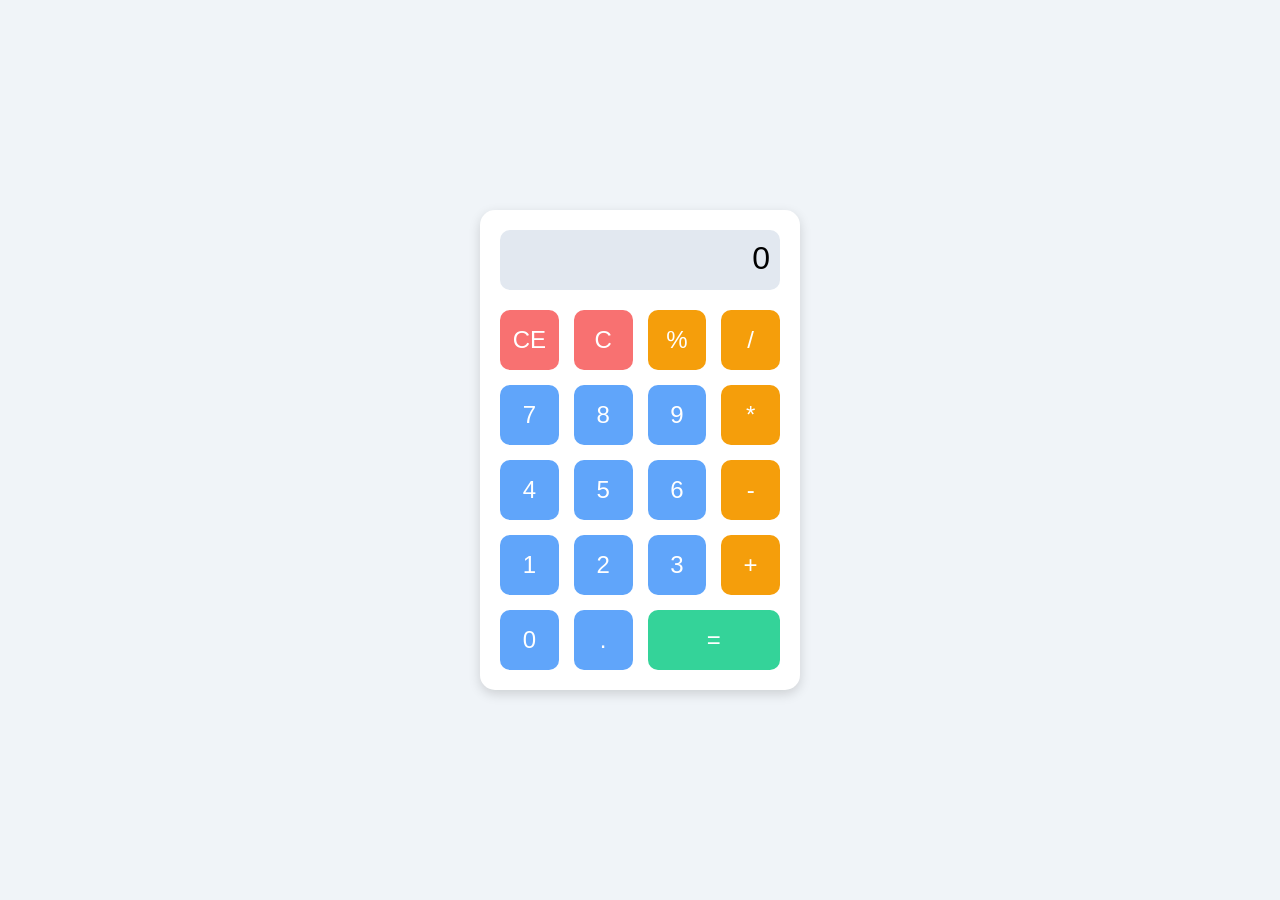
<file: calculator.html>
<!DOCTYPE html>
<html lang="en">

<head>
    <meta charset="UTF-8">
    <meta name="viewport" content="width=device-width, initial-scale=1.0">
    <title>Colorful Calculator</title>
    <style>
        * {
            margin: 0;
            padding: 0;
            box-sizing: border-box;
            font-family: 'Poppins', sans-serif;
        }

        body {
            background-color: #f0f4f8;
            display: flex;
            justify-content: center;
            align-items: center;
            height: 100vh;
        }

        .calculator {
            background-color: #ffffff;
            padding: 20px;
            border-radius: 15px;
            box-shadow: 0 4px 12px rgba(0, 0, 0, 0.15);
            width: 320px;
        }

        .display {
            width: 100%;
            height: 60px;
            background-color: #e2e8f0;
            text-align: right;
            padding: 10px;
            font-size: 2rem;
            border-radius: 10px;
            margin-bottom: 20px;
            overflow-x: auto;
        }

        .buttons {
            display: grid;
            grid-template-columns: repeat(4, 1fr);
            gap: 15px;
        }

        button {
            height: 60px;
            font-size: 1.5rem;
            border: none;
            border-radius: 10px;
            cursor: pointer;
            background-color: #60a5fa;
            color: white;
            transition: background-color 0.2s ease;
        }

        button:hover {
            background-color: #3b82f6;
        }

        .operator {
            background-color: #f59e0b;
        }

        .operator:hover {
            background-color: #d97706;
        }

        .clear {
            background-color: #f87171;
        }

        .clear:hover {
            background-color: #ef4444;
        }

        .equal {
            background-color: #34d399;
            grid-column: span 2;
        }

        .equal:hover {
            background-color: #10b981;
        }
    </style>
</head>

<body>

    <div class="calculator">
        <div class="display" id="display">0</div>
        <div class="buttons">
            <button onclick="clearEntry()" class="clear">CE</button>
            <button onclick="clearDisplay()" class="clear">C</button>
            <button onclick="appendValue('%')" class="operator">%</button>
            <button onclick="appendValue('/')" class="operator">/</button>

            <button onclick="appendValue('7')">7</button>
            <button onclick="appendValue('8')">8</button>
            <button onclick="appendValue('9')">9</button>
            <button onclick="appendValue('*')" class="operator">*</button>

            <button onclick="appendValue('4')">4</button>
            <button onclick="appendValue('5')">5</button>
            <button onclick="appendValue('6')">6</button>
            <button onclick="appendValue('-')" class="operator">-</button>

            <button onclick="appendValue('1')">1</button>
            <button onclick="appendValue('2')">2</button>
            <button onclick="appendValue('3')">3</button>
            <button onclick="appendValue('+')" class="operator">+</button>

            <button onclick="appendValue('0')">0</button>
            <button onclick="appendValue('.')">.</button>
            <button onclick="calculate()" class="equal">=</button>
        </div>
    </div>

    <script>
        let display = document.getElementById('display');

        function appendValue(value) {
            if (display.innerText === '0' || display.innerText === 'Error') {
                display.innerText = value;
            } else {
                display.innerText += value;
            }
        }

        function clearDisplay() {
            display.innerText = '0';
        }

        function clearEntry() {
            if (display.innerText.length > 1 && display.innerText !== 'Error') {
                display.innerText = display.innerText.slice(0, -1);
            } else {
                display.innerText = '0';
            }
        }

        function calculate() {
            try {
                display.innerText = eval(display.innerText.replace('%', '/100'));
            } catch (error) {
                display.innerText = 'Error';
            }
        }

        // Keyboard Support
        document.addEventListener('keydown', (event) => {
            const key = event.key;

            if (!isNaN(key) || key === '.') {
                appendValue(key);
            } else if (['+', '-', '*', '/'].includes(key)) {
                appendValue(key);
            } else if (key === 'Enter' || key === '=') {
                calculate();
            } else if (key === 'Backspace') {
                clearEntry();
            } else if (key === 'Delete') {
                clearDisplay();
            } else if (key === '%') {
                appendValue('%');
            }
        });
    </script>

</body>

</html>
</file>
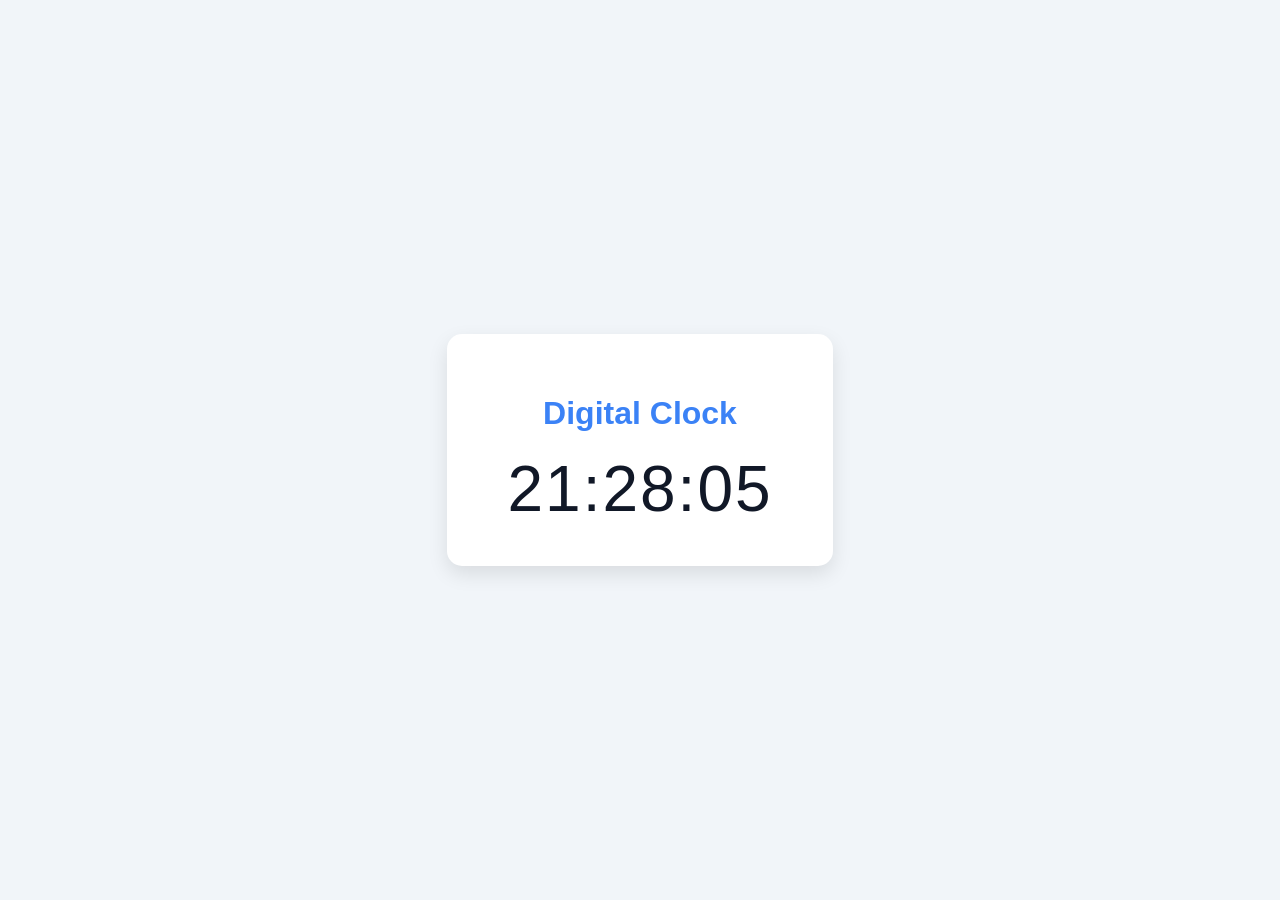
<file: clock.html>
<!DOCTYPE html>
<html lang="en">

<head>
    <meta charset="UTF-8">
    <meta name="viewport" content="width=device-width, initial-scale=1.0">
    <title>Digital Clock</title>
    <style>
        body {
            background-color: #f1f5f9;
            color: #333;
            font-family: 'Poppins', sans-serif;
            display: flex;
            justify-content: center;
            align-items: center;
            height: 100vh;
            margin: 0;
        }

        .clock-container {
            background-color: #ffffff;
            padding: 40px 60px;
            border-radius: 15px;
            box-shadow: 0 8px 20px rgba(0, 0, 0, 0.1);
            text-align: center;
            transition: transform 0.2s, box-shadow 0.2s;
        }

        .clock-container:hover {
            transform: scale(1.02);
            box-shadow: 0 12px 24px rgba(0, 0, 0, 0.15);
        }

        h1 {
            color: #3b82f6;
            margin-bottom: 20px;
            font-size: 2rem;
        }

        .clock {
            font-size: 4rem;
            letter-spacing: 2px;
            color: #111827;
        }
    </style>
</head>

<body>
    <div class="clock-container">
        <h1>Digital Clock</h1>
        <div class="clock" id="clock">00:00:00</div>
    </div>

    <script>
        function updateClock() {
            const now = new Date();
            let hours = now.getHours();
            let minutes = now.getMinutes();
            let seconds = now.getSeconds();

            hours = hours < 10 ? "0" + hours : hours;
            minutes = minutes < 10 ? "0" + minutes : minutes;
            seconds = seconds < 10 ? "0" + seconds : seconds;

            document.getElementById('clock').textContent = `${hours}:${minutes}:${seconds}`;
        }

        setInterval(updateClock, 1000);
        updateClock();
    </script>
</body>

</html>
</file>
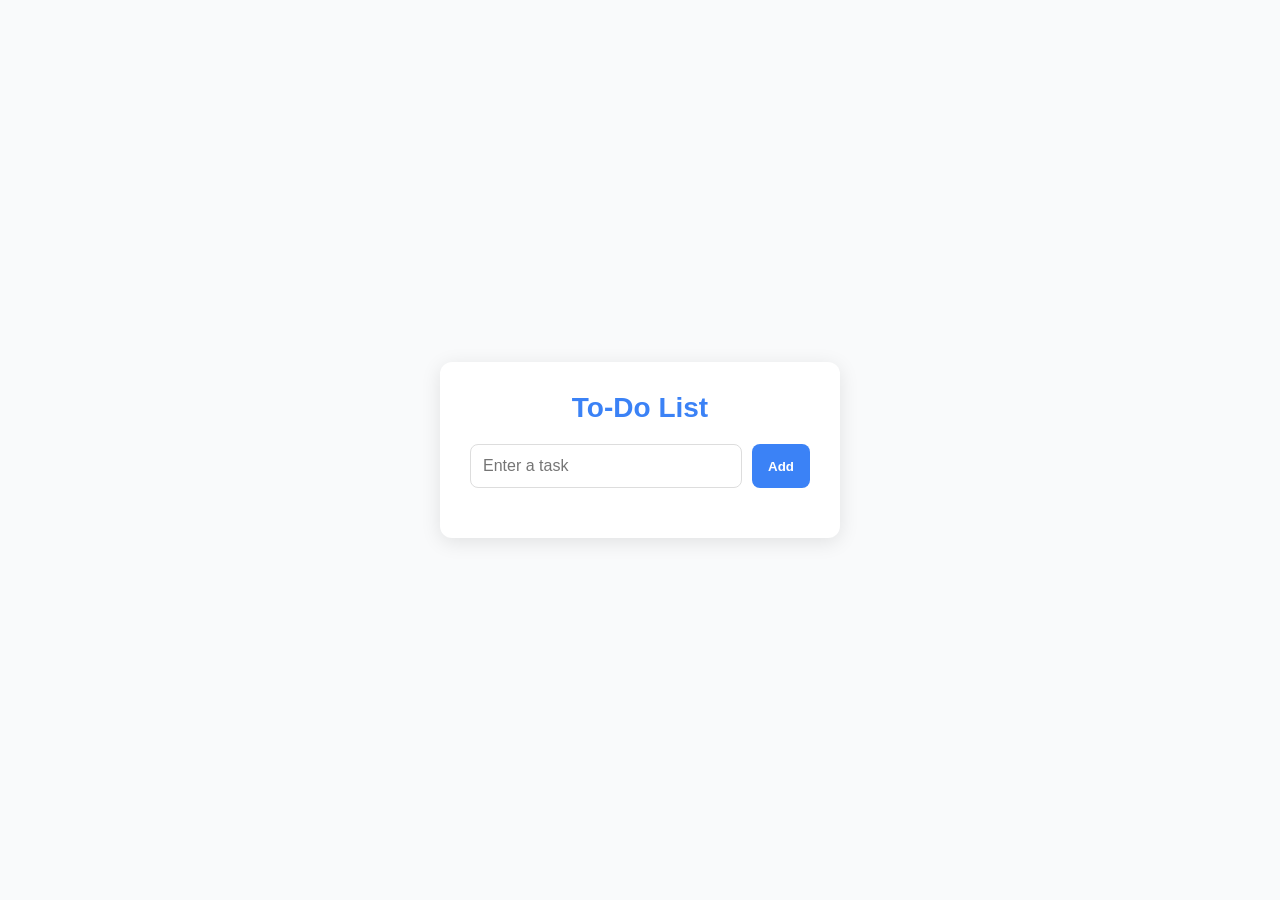
<file: todo.html>
<!DOCTYPE html>
<html lang="en">

<head>
    <meta charset="UTF-8">
    <meta name="viewport" content="width=device-width, initial-scale=1.0">
    <title>To-Do List App</title>
    <style>
        * {
            margin: 0;
            padding: 0;
            box-sizing: border-box;
            font-family: 'Poppins', sans-serif;
        }

        body {
            background-color: #f9fafb;
            color: #333;
            display: flex;
            justify-content: center;
            align-items: center;
            height: 100vh;
            padding: 20px;
        }

        .todo-container {
            background-color: white;
            padding: 30px;
            border-radius: 12px;
            width: 100%;
            max-width: 400px;
            box-shadow: 0 4px 20px rgba(0, 0, 0, 0.1);
        }

        h1 {
            text-align: center;
            margin-bottom: 20px;
            color: #3b82f6;
            font-size: 28px;
        }

        .input-section {
            display: flex;
            gap: 10px;
            margin-bottom: 20px;
        }

        input[type="text"] {
            flex: 1;
            padding: 12px;
            border: 1px solid #ddd;
            border-radius: 8px;
            outline: none;
            font-size: 16px;
            transition: border-color 0.3s;
        }

        input[type="text"]:focus {
            border-color: #3b82f6;
        }

        button {
            padding: 12px 16px;
            border: none;
            border-radius: 8px;
            background-color: #3b82f6;
            color: white;
            cursor: pointer;
            font-weight: 600;
            transition: background-color 0.3s;
        }

        button:hover {
            background-color: #2563eb;
        }

        ul {
            list-style: none;
        }

        li {
            background-color: #f1f5f9;
            padding: 12px;
            margin-bottom: 10px;
            border-radius: 8px;
            display: flex;
            justify-content: space-between;
            align-items: center;
            transition: background-color 0.3s;
        }

        li.completed {
            text-decoration: line-through;
            color: gray;
            background-color: #e2e8f0;
        }

        .delete-btn {
            background-color: #ef4444;
            padding: 6px 12px;
            border: none;
            border-radius: 6px;
            color: white;
            cursor: pointer;
            transition: background-color 0.3s;
        }

        .delete-btn:hover {
            background-color: #dc2626;
        }
    </style>
</head>

<body>

    <div class="todo-container">
        <h1>To-Do List</h1>
        <div class="input-section">
            <input type="text" id="todo-input" placeholder="Enter a task">
            <button onclick="addTask()">Add</button>
        </div>
        <ul id="todo-list"></ul>
    </div>

    <script>
        const todoList = document.getElementById('todo-list');
        const todoInput = document.getElementById('todo-input');

        function addTask() {
            const taskText = todoInput.value.trim();
            if (taskText === '') {
                alert('Please enter a task.');
                return;
            }

            const li = document.createElement('li');
            li.textContent = taskText;

            li.addEventListener('click', function () {
                li.classList.toggle('completed');
            });

            const deleteBtn = document.createElement('button');
            deleteBtn.textContent = 'Delete';
            deleteBtn.className = 'delete-btn';
            deleteBtn.onclick = function () {
                todoList.removeChild(li);
            };

            li.appendChild(deleteBtn);
            todoList.appendChild(li);

            todoInput.value = '';
        }

        todoInput.addEventListener('keypress', function (event) {
            if (event.key === 'Enter') {
                addTask();
            }
        });
    </script>

</body>

</html>
</file>
